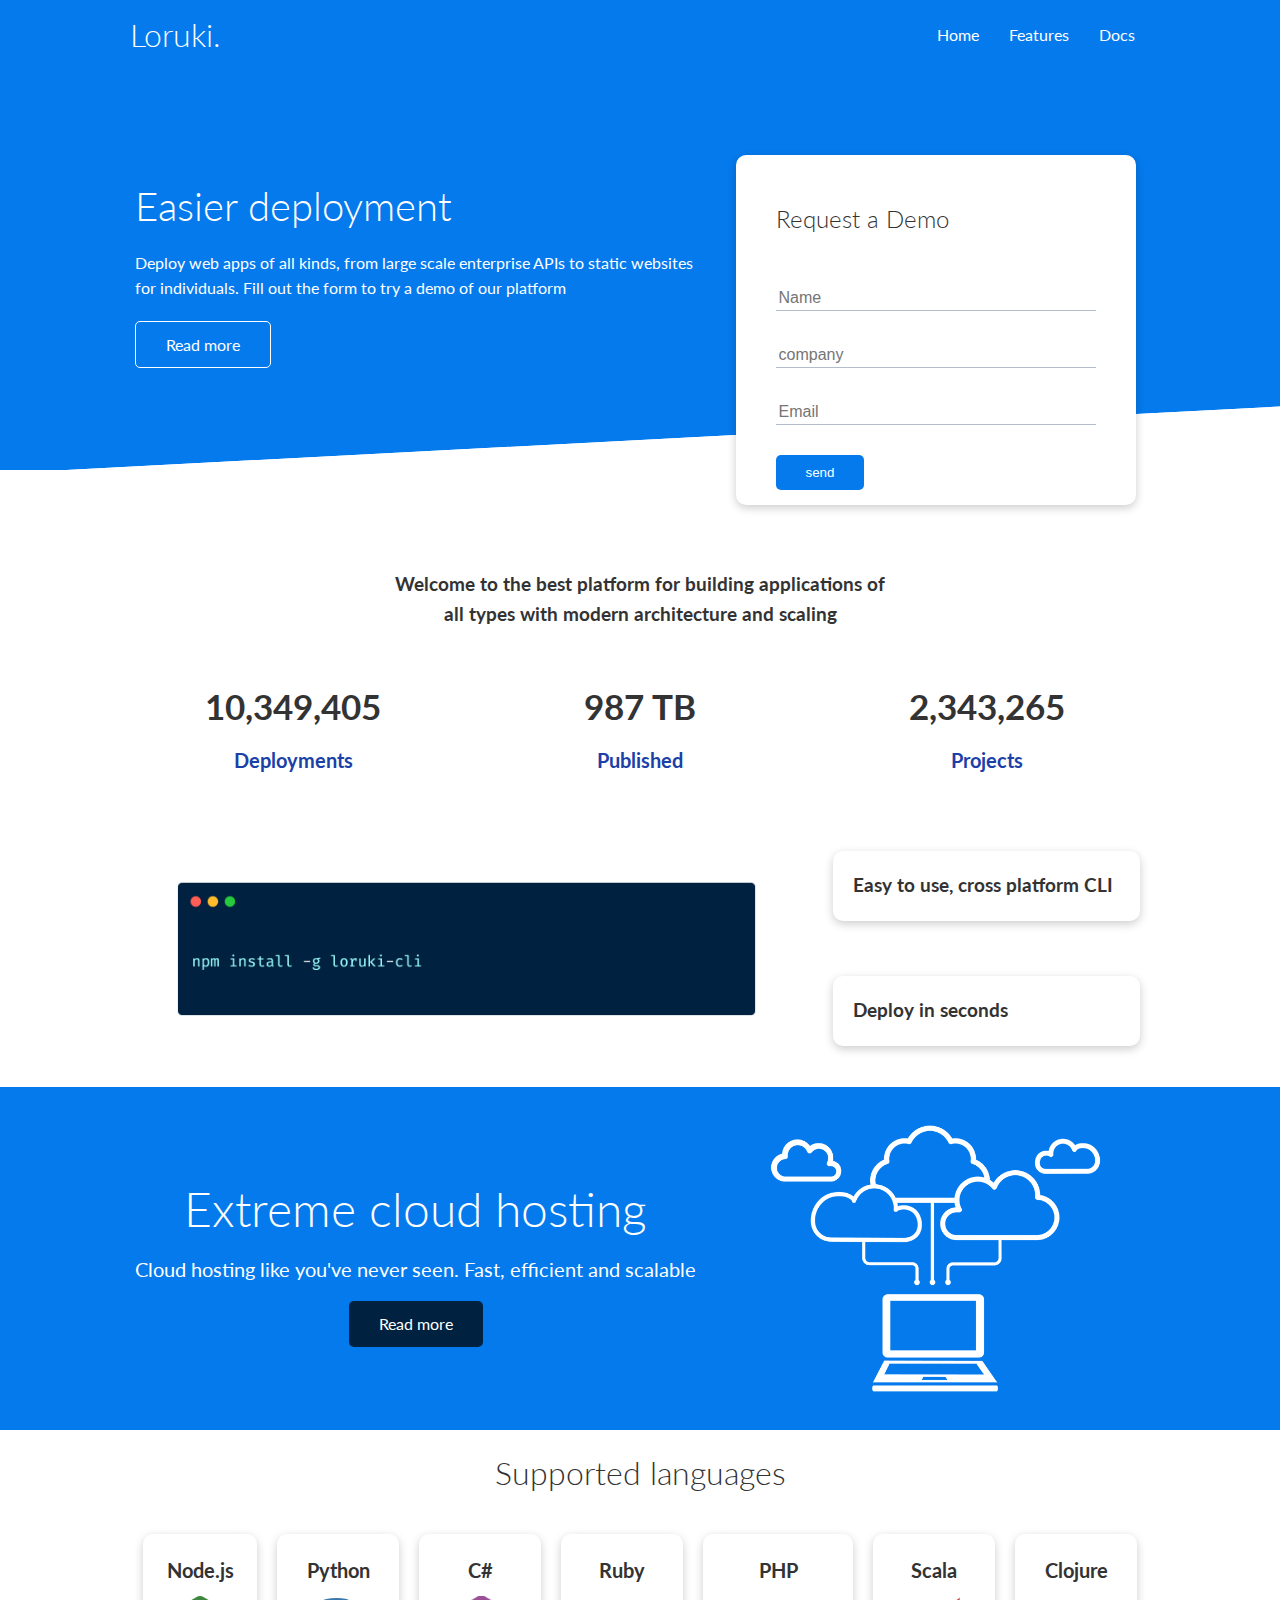
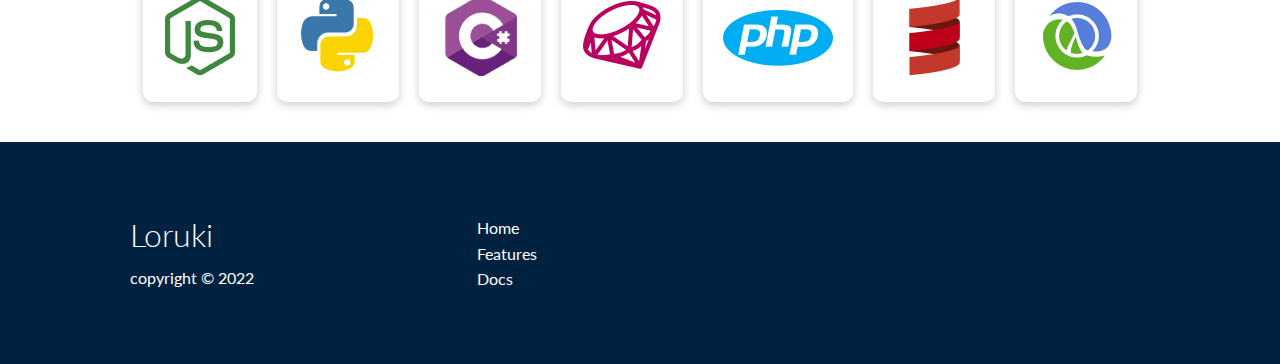
<file: index.html>
<!DOCTYPE html>
<html lang="en">
<head>
    <meta charset="UTF-8">
    <meta http-equiv="X-UA-Compatible" content="IE=edge">
    <meta name="viewport" content="width=device-width, initial-scale=1.0">
    <link rel="stylesheet" href="https://cdnjs.cloudflare.com/ajax/libs/font-awesome/5.15.1/css/all.min.css" integrity="sha512-+4zCK9k+qNFUR5X+cKL9EIR+ZOhtIloNl9GIKS57V1MyNsYpYcUrUeQc9vNfzsWfV28IaLL3i96P9sdNyeRssA==" crossorigin="anonymous" />
    <link rel="stylesheet" href="utility-file.css">
    <link rel="stylesheet" href="styles-file.css">   
    <title>Loruki | cloud hosting for everyone</title>
</head>
<body>
    <!-- navbar -->
    <div class="navbar">
        <div class="container flex">
            <h1 class="logo">Loruki.</h1>
            <nav>
                <ul>
                    <li><a href="index.html">Home</a></li>
                    <li><a href="features-file.html">Features</a></li>
                    <li><a href="docs-file.html">Docs</a></li>
                </ul>
            </nav>
        </div>
    </div>

    <!-- showcase -->
    <section class="showcase">
        <div class="container grid">
            <div class="showcase-text">
                <h1>Easier deployment</h1>
                <p>
                    Deploy web apps of all kinds, from large scale enterprise APIs to static websites for individuals. Fill out the form to try a demo of our platform 
                </p>
                <a href="features-file.html" class="btn btn-outline">Read more</a>
            </div>

            <div class="showcase-form card">
                <h2>Request a Demo</h2>
                <form action="" name="contact" method="POST" netlify-honeypot="bot-field" data-netlify="true">
                    <input type="hidden" name="form-name" value="contact">
                    <p class="hidden">
                        <label>Don't fill out if you're human <input name="bot-field"/></label>
                    </p>
                    <div class="form-controls">
                        <input type="text" name="name" placeholder="Name" required>
                    </div>
                    <div class="form-controls">
                        <input type="text" name="company" placeholder="company" required>
                    </div>
                    <div class="form-controls">
                        <input type="email" name="email" placeholder="Email" required>
                    </div>
                    <input type="submit" value="send" class="btn btn-primary">
                </form>
            </div>
        </div>
    </section>

    <!-- stats -->
    <section class="stats">
        <div class="container">
            <h3 class="stats-heading text-center my-1">
                Welcome to the best platform for building applications of all types with modern architecture and scaling
            </h3>

            <div class="grid grid-3 text-center my-4">
                <div>
                    <i class="fas fa-server fa-3x"></i>
                    <h3>10,349,405</h3>
                    <p class="text-secondary">Deployments</p>
                </div>
                <div>
                    <i class="fas fa-upload fa-3x"></i>
                    <h3>987 TB</h3>
                    <p class="text-secondary">Published</p>
                </div>
                <div>
                    <i class="fas fa-project-diagram fa-3x"></i>
                    <h3>2,343,265</h3>
                    <p class="text-secondary">Projects</p>
                </div>
                
            </div>
        </div>
    </section>

    <!-- cli -->
    <section class="cli">
        <div class="container grid">
            <img src="images/cli.png" alt="">
            <div class="card">
                <h3>Easy to use, cross platform CLI</h3>
            </div>
            <div class="card">
                <h3>Deploy in seconds</h3>
            </div>
        </div>
    </section>

    <!-- cloud -->
    <section class="cloud bg-primary my-2 py-2">
        <div class="container grid">
            <div class="text-center">
                <h2 class="lg">Extreme cloud hosting</h2>
                <p class="lead my-1">
                    Cloud hosting like you've never seen. Fast, efficient and scalable
                </p>
                <a href="features-file.html" class="btn btn-dark">Read more</a>
            </div>
            <img src="images/cloud.png" alt="">
        </div>
    </section>

    <!-- languages -->
    <section class="languages">
        <h2 class="md text-center my-2">
            Supported languages
        </h2>
        <div class="container flex">
            <div class="card">
                <h4>Node.js</h4> 
                <img src="images/logos/node.png" alt="">
            </div>
            <div class="card">
                <h4>Python</h4>
                <img src="images/logos/python.png" alt="">
            </div>
            <div class="card">
                <h4>C#</h4>
                <img src="images/logos/csharp.png" alt="">
            </div>
            <div class="card">
                <h4>Ruby</h4>
                <img src="images/logos/ruby.png" alt="">
            </div>
            <div class="card">
                <h4>PHP</h4>
                <img src="images/logos/php.png" alt="">
            </div>
            <div class="card">
                <h4>Scala</h4>
                <img src="images/logos/scala.png" alt="">
            </div>
            <div class="card">
                <h4>Clojure</h4>
                <img src="images/logos/clojure.png" alt="">
            </div>
        </div>
    </section>

    <!-- footer -->
    <footer class="footer bg-dark py-5">
        <div class="container grid grid-3">
            <div>
                <h1>Loruki</h1>
                <p>
                    copyright &copy; 2022
                </p>
            </div>
            <nav>
                <ul>
                    <li><a href="index.html">Home</a></li>
                    <li><a href="features-file.html">Features</a></li>
                    <li><a href="docs-file.html">Docs</a></li>
                </ul>
            </nav>
            <div class="social">
                <a href="#"><i class="fab fa-github fa-2x"></i></a>
                <a href="#"><i class="fab fa-facebook fa-2x"></i></a>
                <a href="#"><i class="fab fa-instagram fa-2x"></i></a>
                <a href="#"><i class="fab fa-twitter fa-2x"></i></a>
            </div>
        </div>
    </footer>
</body>
</html>
</file>
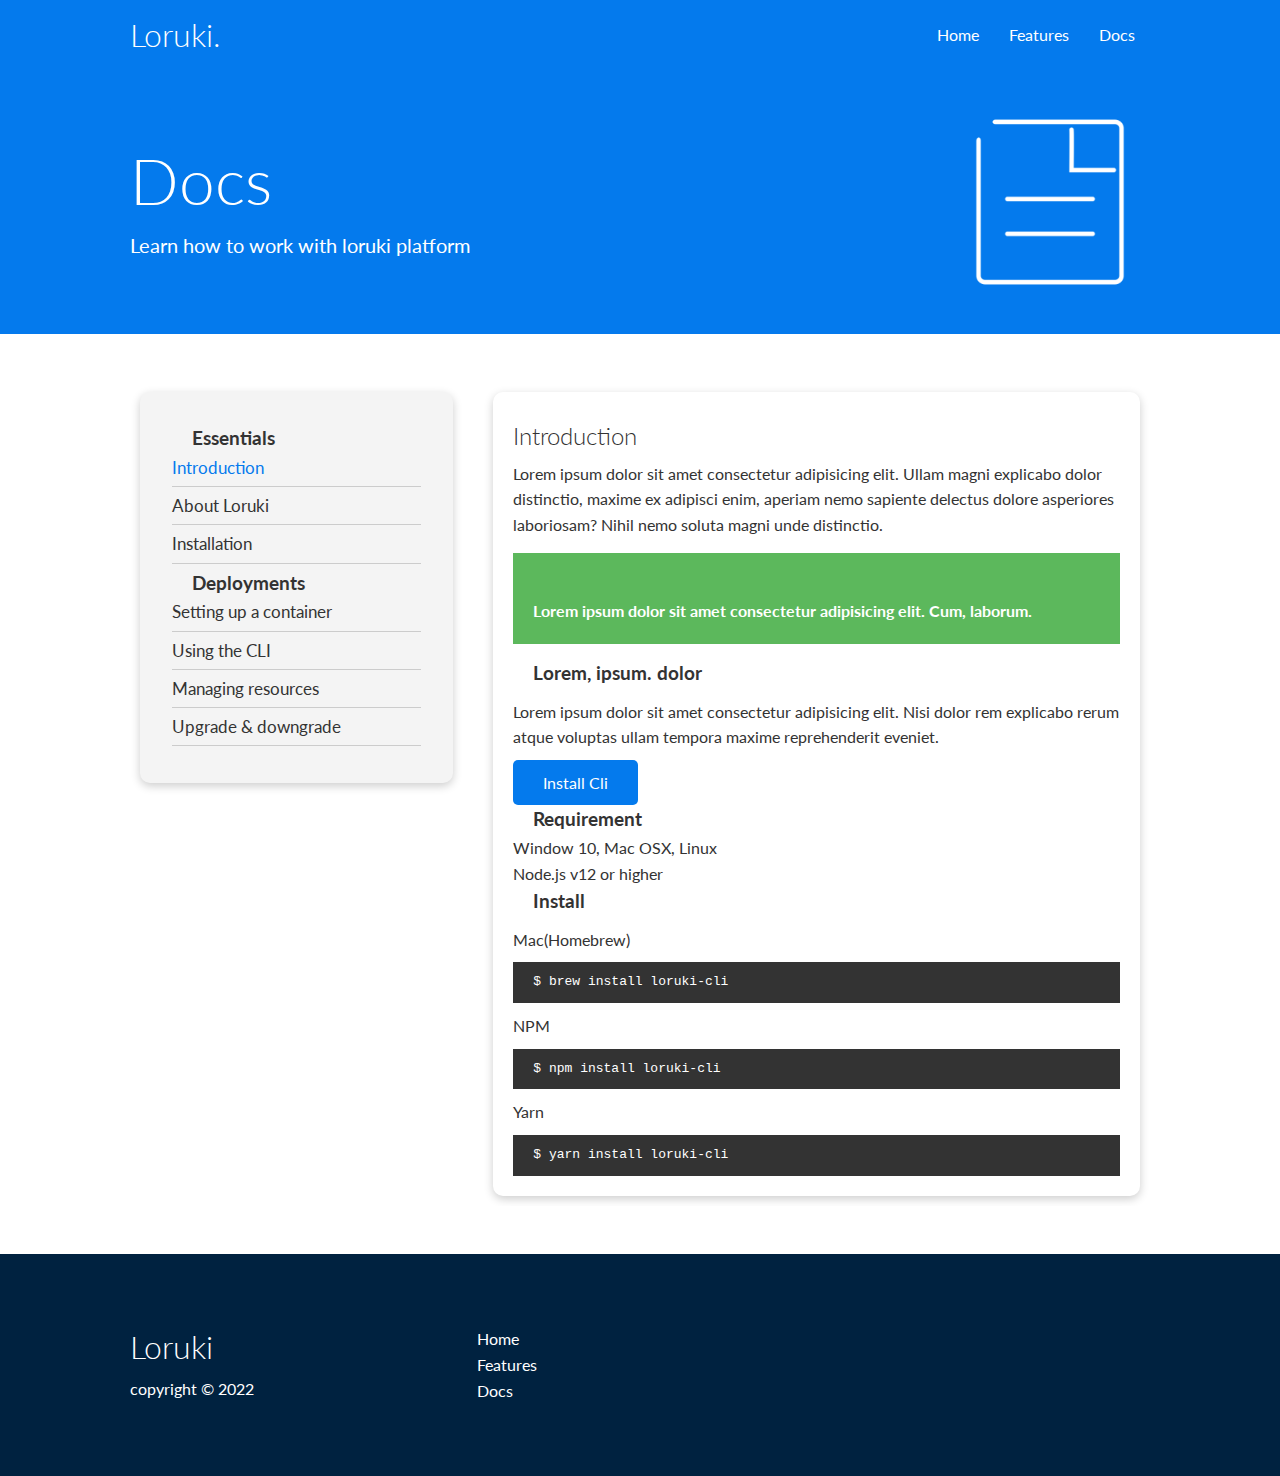
<file: docs-file.html>
<!DOCTYPE html>
<html lang="en">
<head>
    <meta charset="UTF-8">
    <meta http-equiv="X-UA-Compatible" content="IE=edge">
    <meta name="viewport" content="width=device-width, initial-scale=1.0">
    <link rel="stylesheet" href="https://cdnjs.cloudflare.com/ajax/libs/font-awesome/5.15.1/css/all.min.css" integrity="sha512-+4zCK9k+qNFUR5X+cKL9EIR+ZOhtIloNl9GIKS57V1MyNsYpYcUrUeQc9vNfzsWfV28IaLL3i96P9sdNyeRssA==" crossorigin="anonymous" />
    <link rel="stylesheet" href="utility-file.css">
    <link rel="stylesheet" href="styles-file.css">   
    <title>Loruki | cloud hosting for everyone</title>
</head>
<body>
    <!-- navbar -->
    <div class="navbar">
        <div class="container flex">
            <h1 class="logo">Loruki.</h1>
            <nav>
                <ul>
                    <li><a href="index.html">Home</a></li>
                    <li><a href="features-file.html">Features</a></li>
                    <li><a href="docs-file.html">Docs</a></li>
                </ul>
            </nav>
        </div>
    </div>

<!-- head area -->
    <section class="docs-head bg-primary py-3">
        <div class="container grid">
            <div>
                <h1 class="xl">Docs</h1>
                <p class="lead">
                    Learn how to work with loruki platform
                </p>
            </div>
            <img src="images/docs.png" alt="">
        </div>
    </section>

   <!-- docs main -->
    <section class="docs-main my-4">
        <div class="container grid">
            <div class="card bg-light p-3">
                <h3 class="my-2">Essentials</h3>
                <nav>
                    <ul>
                        <li><a href="#" class="text-primary">Introduction</a></li>
                        <li><a href="#">About Loruki</a></li>
                        <li><a href="#">Installation</a></li>
                        
                    </ul>
                </nav>
               

                <h3 class="my-2">Deployments</h3>
                <nav>
                    <ul>
                        <li><a href="#">Setting up a container</a></li>
                        <li><a href="#">Using the CLI</a></li>
                        <li><a href="#">Managing resources</a></li>
                        <li><a href="#">Upgrade & downgrade</a></li>    
                    </ul>
                </nav>
            </div>
            <div class="card">
                <h2>Introduction</h2>
                <p>
                    Lorem ipsum dolor sit amet consectetur adipisicing elit. Ullam magni explicabo dolor distinctio, maxime ex adipisci enim, aperiam nemo sapiente delectus dolore asperiores laboriosam? Nihil nemo soluta magni unde distinctio.
                </p>
                <div class="alert alert-success">
                    <i class="fas fa-info"></i>
                    <p>
                        Lorem ipsum dolor sit amet consectetur adipisicing elit. Cum, laborum.
                    </p>
                </div>
                <h3>Lorem, ipsum. dolor</h3>
                <p>
                    Lorem ipsum dolor sit amet consectetur adipisicing elit. Nisi dolor rem explicabo rerum atque voluptas ullam tempora maxime reprehenderit eveniet.
                </p>
                <a href="#" class="btn btn-primary">Install Cli</a>

                <h3>Requirement</h3>
                <ul>
                    <li>Window 10, Mac OSX, Linux</li>
                    <li>Node.js v12 or higher</li>
                </ul>

                <h3>Install</h3>
                <p>Mac(Homebrew)</p>
                <pre><code>$ brew install loruki-cli</code></pre>
                <p>NPM</p>
                <pre><code>$ npm install loruki-cli</code></pre>
                <p>Yarn</p>
                <pre><code>$ yarn install loruki-cli</code></pre>
            </div>
        </div>
    </section>


    <!-- footer -->
    <footer class="footer bg-dark py-5">
        <div class="container grid grid-3">
            <div>
                <h1>Loruki</h1>
                <p>
                    copyright &copy; 2022
                </p>
            </div>
            <nav>
                <ul>
                    <li><a href="index.html">Home</a></li>
                    <li><a href="features-file.html">Features</a></li>
                    <li><a href="docs-file.html">Docs</a></li>
                </ul>
            </nav>
            <div class="social">
                <a href="#"><i class="fab fa-github fa-2x"></i></a>
                <a href="#"><i class="fab fa-facebook fa-2x"></i></a>
                <a href="#"><i class="fab fa-instagram fa-2x"></i></a>
                <a href="#"><i class="fab fa-twitter fa-2x"></i></a>
            </div>
        </div>
    </footer>
</body>
</html>
</file>
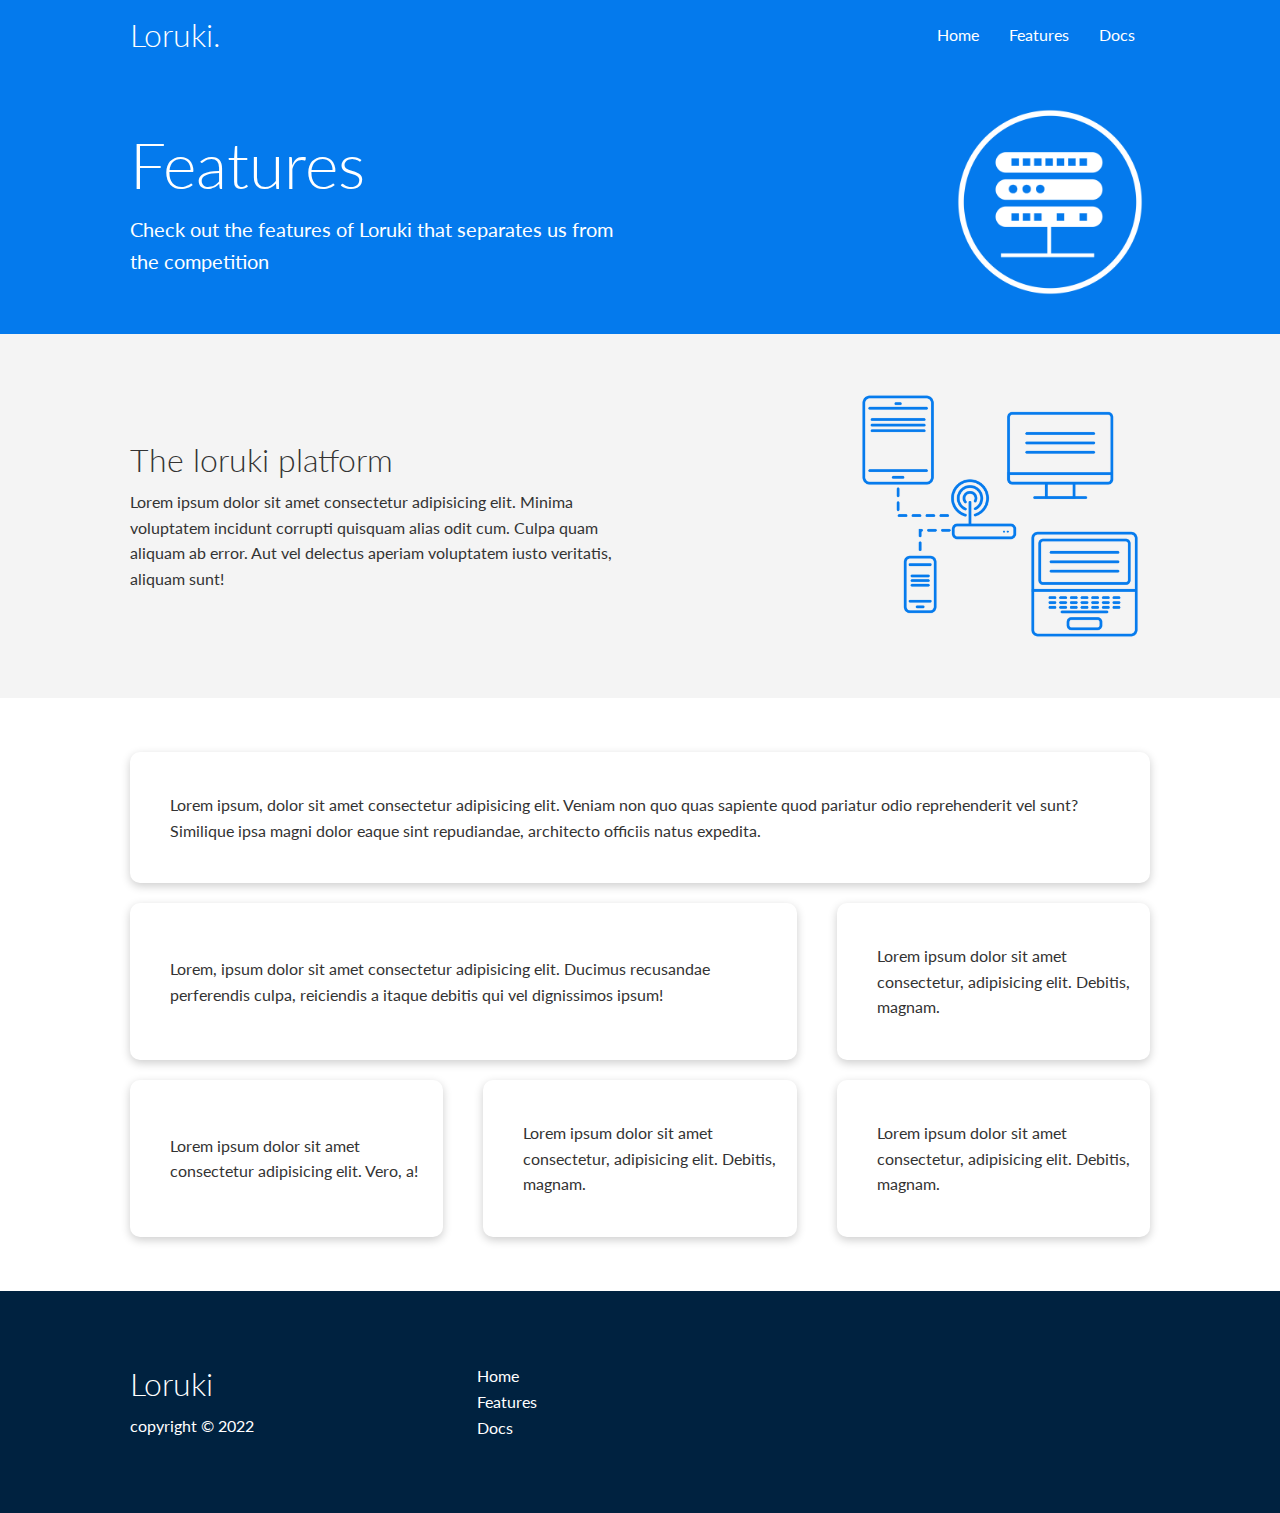
<file: features-file.html>
<!DOCTYPE html>
<html lang="en">
<head>
    <meta charset="UTF-8">
    <meta http-equiv="X-UA-Compatible" content="IE=edge">
    <meta name="viewport" content="width=device-width, initial-scale=1.0">
    <link rel="stylesheet" href="https://cdnjs.cloudflare.com/ajax/libs/font-awesome/5.15.1/css/all.min.css" integrity="sha512-+4zCK9k+qNFUR5X+cKL9EIR+ZOhtIloNl9GIKS57V1MyNsYpYcUrUeQc9vNfzsWfV28IaLL3i96P9sdNyeRssA==" crossorigin="anonymous" />
    <link rel="stylesheet" href="utility-file.css">
    <link rel="stylesheet" href="styles-file.css">   
    <title>Loruki | cloud hosting for everyone</title>
</head>
<body>
    <!-- navbar -->
    <div class="navbar">
        <div class="container flex">
            <h1 class="logo">Loruki.</h1>
            <nav>
                <ul>
                    <li><a href="index.html">Home</a></li>
                    <li><a href="features-file.html">Features</a></li>
                    <li><a href="docs-file.html">Docs</a></li>
                </ul>
            </nav>
        </div>
    </div>

<!-- head area -->
    <section class="features-head bg-primary py-3">
        <div class="container grid">
            <div>
                <h1 class="xl">Features</h1>
                <p class="lead">
                    Check out the features of Loruki that separates us from the competition
                </p>
            </div>
            <img src="images/server.png" alt="">
        </div>
    </section>

    <!-- sub head -->
    <section class="features-sub-head bg-light py-3">
        <div class="container grid">
            <div>
                <h1 class="md">The loruki platform</h1>
                <p>
                    Lorem ipsum dolor sit amet consectetur adipisicing elit. Minima voluptatem incidunt corrupti quisquam alias odit cum. Culpa quam aliquam ab error. Aut vel delectus aperiam voluptatem iusto veritatis, aliquam sunt!
                </p>
            </div>
            <img src="images/server2.png" alt="">
        </div>
    </section>

    <section class="featured-main my-2">
        <div class="container grid grid-3">
            <div class="card flex">
                <i class="fas fa-server fa-3x"></i>
                <p>
                    Lorem ipsum, dolor sit amet consectetur adipisicing elit. Veniam non quo quas sapiente quod pariatur odio reprehenderit vel sunt? Similique ipsa magni dolor eaque sint repudiandae, architecto officiis natus expedita.
                </p>
            </div>
            <div class="card flex">
                <i class="fas fa-network-wired fa-3x"></i>
                <p>
                    Lorem, ipsum dolor sit amet consectetur adipisicing elit. Ducimus
                    recusandae perferendis culpa, reiciendis a itaque debitis qui vel
                    dignissimos ipsum!
                </p>
            </div>
            <div class="card flex">
                <i class="fas fa-laptop-code fa-3x"></i>
                <p>
                    Lorem ipsum dolor sit amet consectetur, adipisicing elit. Debitis,
                    magnam.
                </p>
            </div>
            <div class="card flex">
                <i class="fas fa-database fa-3x"></i>
                <p>
                    Lorem ipsum dolor sit amet consectetur adipisicing elit. Vero, a!
                </p>
            </div>
            <div class="card flex">
                <i class="fas fa-power-off fa-3x"></i>
                <p>
                    Lorem ipsum dolor sit amet consectetur, adipisicing elit. Debitis,
                    magnam.
                </p>
            </div>
            <div class="card flex">
                <i class="fas fa-upload fa-3x"></i>
                <p>
                    Lorem ipsum dolor sit amet consectetur, adipisicing elit. Debitis,
                    magnam.
                </p>
            </div>
        </div>
    </section>
    <!-- footer -->
    <footer class="footer bg-dark py-5">
        <div class="container grid grid-3">
            <div>
                <h1>Loruki</h1>
                <p>
                    copyright &copy; 2022
                </p>
            </div>
            <nav>
                <ul>
                    <li><a href="index.html">Home</a></li>
                    <li><a href="features-file.html">Features</a></li>
                    <li><a href="docs-file.html">Docs</a></li>
                </ul>
            </nav>
            <div class="social">
                <a href="#"><i class="fab fa-github fa-2x"></i></a>
                <a href="#"><i class="fab fa-facebook fa-2x"></i></a>
                <a href="#"><i class="fab fa-instagram fa-2x"></i></a>
                <a href="#"><i class="fab fa-twitter fa-2x"></i></a>
            </div>
        </div>
    </footer>
</body>
</html>
</file>
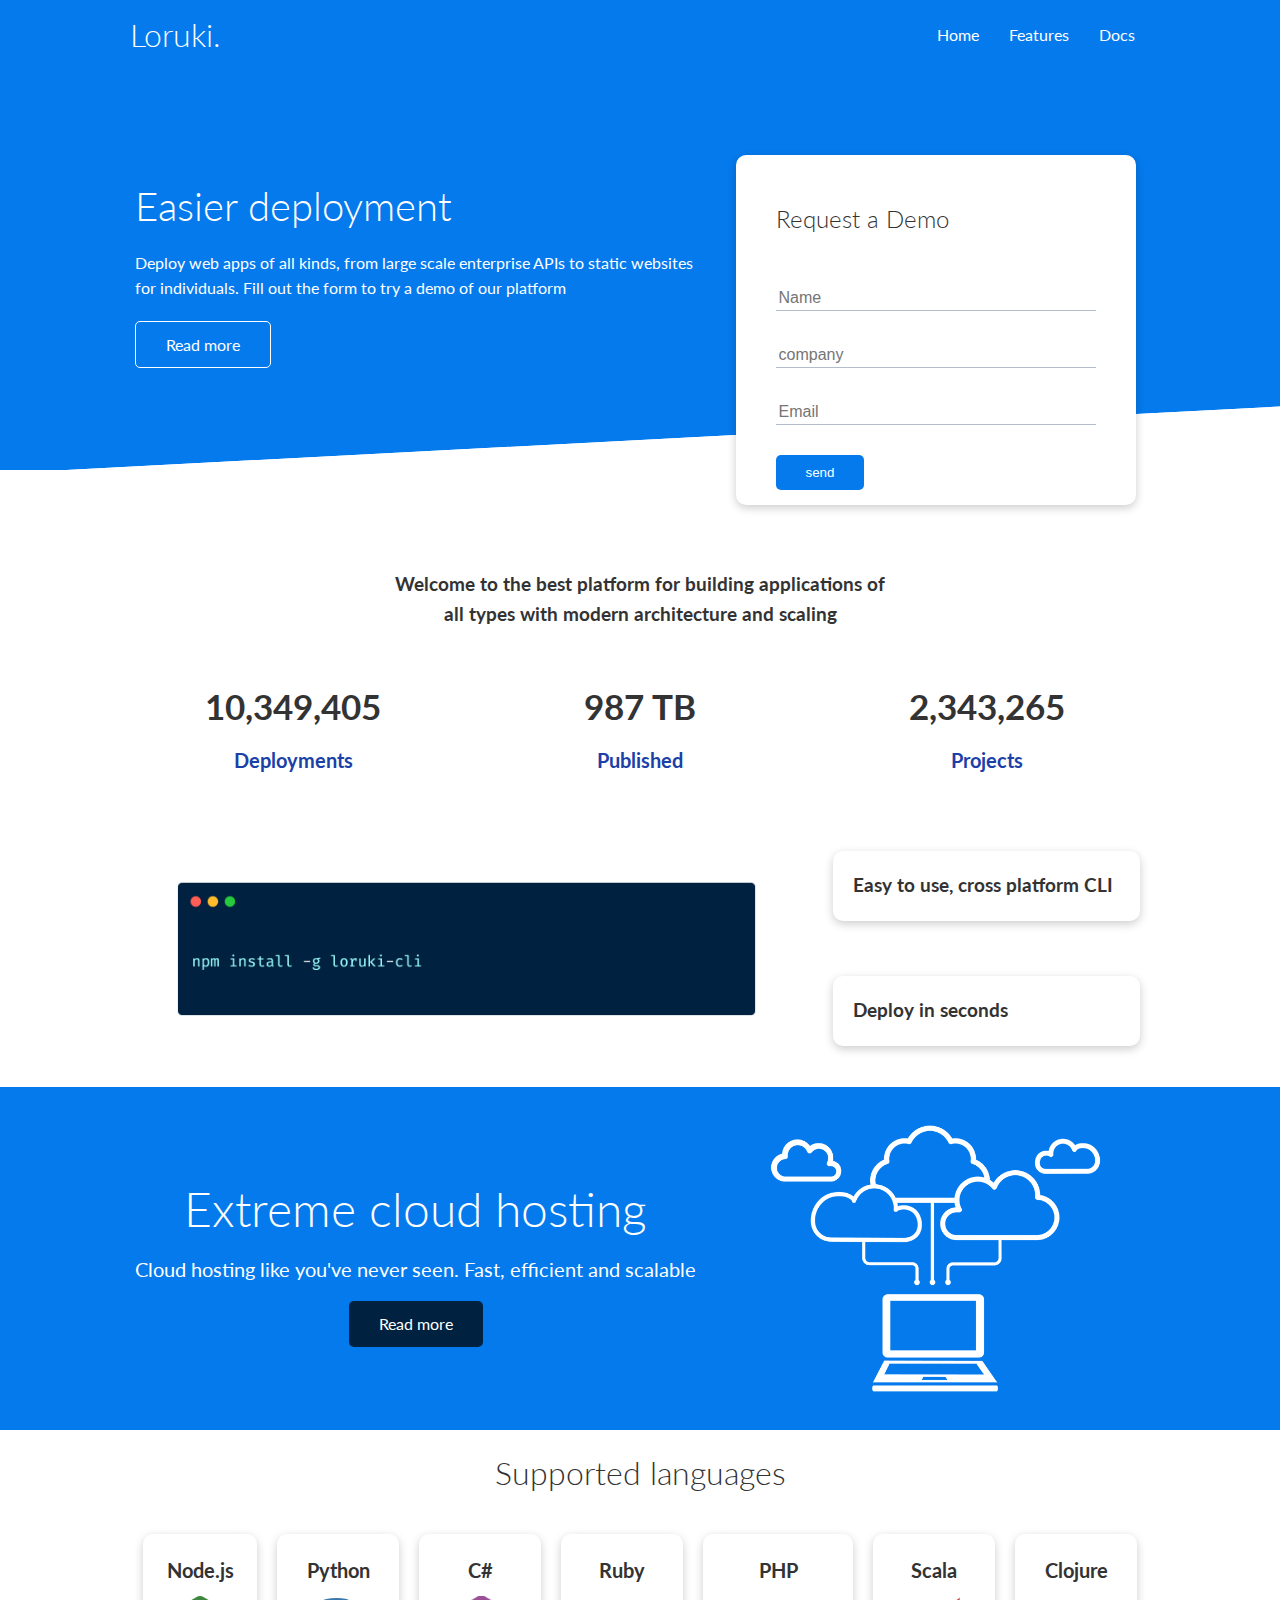
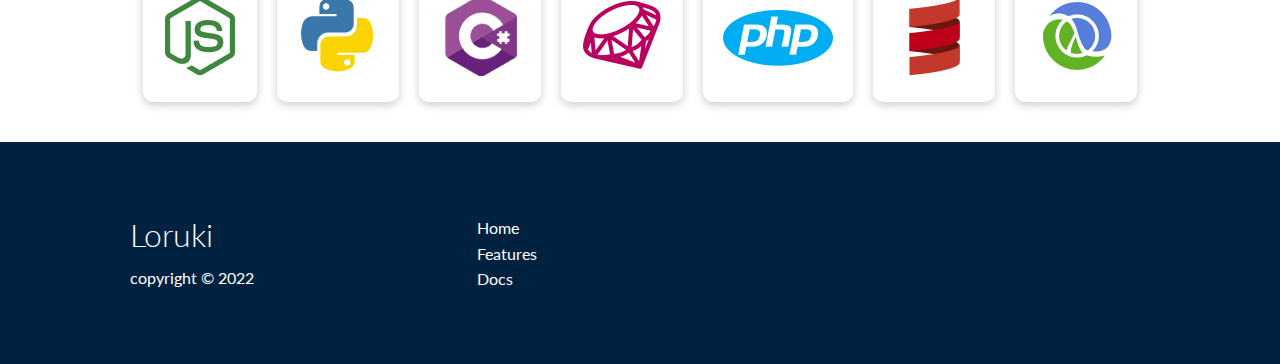
<file: index-file.html>
<!DOCTYPE html>
<html lang="en">
<head>
    <meta charset="UTF-8">
    <meta http-equiv="X-UA-Compatible" content="IE=edge">
    <meta name="viewport" content="width=device-width, initial-scale=1.0">
    <link rel="stylesheet" href="https://cdnjs.cloudflare.com/ajax/libs/font-awesome/5.15.1/css/all.min.css" integrity="sha512-+4zCK9k+qNFUR5X+cKL9EIR+ZOhtIloNl9GIKS57V1MyNsYpYcUrUeQc9vNfzsWfV28IaLL3i96P9sdNyeRssA==" crossorigin="anonymous" />
    <link rel="stylesheet" href="utility-file.css">
    <link rel="stylesheet" href="styles-file.css">   
    <title>Loruki | cloud hosting for everyone</title>
</head>
<body>
    <!-- navbar -->
    <div class="navbar">
        <div class="container flex">
            <h1 class="logo">Loruki.</h1>
            <nav>
                <ul>
                    <li><a href="index-file.html">Home</a></li>
                    <li><a href="features-file.html">Features</a></li>
                    <li><a href="docs-file.html">Docs</a></li>
                </ul>
            </nav>
        </div>
    </div>

    <!-- showcase -->
    <section class="showcase">
        <div class="container grid">
            <div class="showcase-text">
                <h1>Easier deployment</h1>
                <p>
                    Deploy web apps of all kinds, from large scale enterprise APIs to static websites for individuals. Fill out the form to try a demo of our platform 
                </p>
                <a href="features-file.html" class="btn btn-outline">Read more</a>
            </div>

            <div class="showcase-form card">
                <h2>Request a Demo</h2>
                <form action="" name="contact" method="POST" netlify-honeypot="bot-field" data-netlify="true">
                    <input type="hidden" name="form-name" value="contact">
                    <p class="hidden">
                        <label>Don't fill out if you're human <input name="bot-field"/></label>
                    </p>
                    <div class="form-controls">
                        <input type="text" name="name" placeholder="Name" required>
                    </div>
                    <div class="form-controls">
                        <input type="text" name="company" placeholder="company" required>
                    </div>
                    <div class="form-controls">
                        <input type="email" name="email" placeholder="Email" required>
                    </div>
                    <input type="submit" value="send" class="btn btn-primary">
                </form>
            </div>
        </div>
    </section>

    <!-- stats -->
    <section class="stats">
        <div class="container">
            <h3 class="stats-heading text-center my-1">
                Welcome to the best platform for building applications of all types with modern architecture and scaling
            </h3>

            <div class="grid grid-3 text-center my-4">
                <div>
                    <i class="fas fa-server fa-3x"></i>
                    <h3>10,349,405</h3>
                    <p class="text-secondary">Deployments</p>
                </div>
                <div>
                    <i class="fas fa-upload fa-3x"></i>
                    <h3>987 TB</h3>
                    <p class="text-secondary">Published</p>
                </div>
                <div>
                    <i class="fas fa-project-diagram fa-3x"></i>
                    <h3>2,343,265</h3>
                    <p class="text-secondary">Projects</p>
                </div>
                
            </div>
        </div>
    </section>

    <!-- cli -->
    <section class="cli">
        <div class="container grid">
            <img src="images/cli.png" alt="">
            <div class="card">
                <h3>Easy to use, cross platform CLI</h3>
            </div>
            <div class="card">
                <h3>Deploy in seconds</h3>
            </div>
        </div>
    </section>

    <!-- cloud -->
    <section class="cloud bg-primary my-2 py-2">
        <div class="container grid">
            <div class="text-center">
                <h2 class="lg">Extreme cloud hosting</h2>
                <p class="lead my-1">
                    Cloud hosting like you've never seen. Fast, efficient and scalable
                </p>
                <a href="features-file.html" class="btn btn-dark">Read more</a>
            </div>
            <img src="images/cloud.png" alt="">
        </div>
    </section>

    <!-- languages -->
    <section class="languages">
        <h2 class="md text-center my-2">
            Supported languages
        </h2>
        <div class="container flex">
            <div class="card">
                <h4>Node.js</h4> 
                <img src="images/logos/node.png" alt="">
            </div>
            <div class="card">
                <h4>Python</h4>
                <img src="images/logos/python.png" alt="">
            </div>
            <div class="card">
                <h4>C#</h4>
                <img src="images/logos/csharp.png" alt="">
            </div>
            <div class="card">
                <h4>Ruby</h4>
                <img src="images/logos/ruby.png" alt="">
            </div>
            <div class="card">
                <h4>PHP</h4>
                <img src="images/logos/php.png" alt="">
            </div>
            <div class="card">
                <h4>Scala</h4>
                <img src="images/logos/scala.png" alt="">
            </div>
            <div class="card">
                <h4>Clojure</h4>
                <img src="images/logos/clojure.png" alt="">
            </div>
        </div>
    </section>

    <!-- footer -->
    <footer class="footer bg-dark py-5">
        <div class="container grid grid-3">
            <div>
                <h1>Loruki</h1>
                <p>
                    copyright &copy; 2022
                </p>
            </div>
            <nav>
                <ul>
                    <li><a href="index-file.html">Home</a></li>
                    <li><a href="features-file.html">Features</a></li>
                    <li><a href="docs-file.html">Docs</a></li>
                </ul>
            </nav>
            <div class="social">
                <a href="#"><i class="fab fa-github fa-2x"></i></a>
                <a href="#"><i class="fab fa-facebook fa-2x"></i></a>
                <a href="#"><i class="fab fa-instagram fa-2x"></i></a>
                <a href="#"><i class="fab fa-twitter fa-2x"></i></a>
            </div>
        </div>
    </footer>
</body>
</html>
</file>
<file: utility-file.css>
/* utilities */
.container{
    max-width: 1100px;
    margin: 0 auto;
    overflow: auto;
    padding: 0 40px;
}
.card{
    background-color: #fff;
    border-radius: 10px;
    box-shadow: 0 3px 10px rgba(0, 0, 0, 0.2);
    padding: 20px;
    margin: 10px;
    color: #333;
}
.btn{
    display: inline-block;
    padding: 10px 30px;
    cursor: pointer;
    background-color: var(--primary-color);
    color: #fff;
    border: none;
    border-radius: 5px;
}
.btn-outline{
    background-color: transparent;
    border: 1px #fff solid;
}
.btn:hover{
    transform: scale(0.9);
}

/* backgrounds and coloured body */
.bg-primary, .btn-primary{
    background-color: var(--primary-color);
    color: #fff;
}
.bg-secondary, .btn-secondary{
    background-color: var(--secondary-color);
    color: #fff;
}
.bg-dark, .btn-dark{
    background-color: var(--dark-color);
    color: #fff;
}
.bg-light, .btn-light{
    background-color: var(--light-color);
    color: #333;
}
.bg-primary a, .btn-primary a, .bg-secondary a, .btn-secondary a, 
.bg-dark a, .btn-dark a{
    color: #fff;
}

/* text colors */
.text-primary{
    color: var(--primary-color);
}
.text-secondary{
    color: var(--secondary-color);
}
.text-dark{
    color: var(--dark-color);
}
.text-light{
    color: var(--light-color);
}
/* text sizes */
.lead{
    font-size: 20px;
}
.sm{
    font-size: 1rem;
}
.md{
    font-size: 2rem;
}
.lg{
    font-size: 3rem;
}
.xl{
    font-size: 4rem;
}



.text-center{
    text-align: center;
}


/* alert class */
.alert{
    background-color: var(--light-color);
    padding: 10px 20px;
    margin: 15px 0;
    font-weight: bold;
}
.alert i{
    margin-right: 10px;
}
.alert-success{
    background-color: var(--success-color);
    color: #fff;
}
.alert-error{
    background-color: var(--error-color);
    color: #fff;
}
.flex{
    display: flex;
    justify-content: center;
    align-items: center;
    height: 100%;
}
.grid{
    display: grid;
    grid-template-columns: repeat(2, 1fr);
    gap: 20px;
    justify-content: center;
    align-items: center;
    height: 100%;
}
.grid-3{
    grid-template-columns: repeat(3, 1fr);
}

/* margin */
.my-1{
    margin: 1rem 0;
}
.my-2{
    margin: 1.5rem 0;
}
.my-3{
    margin: 2rem 0;
}
.my-4{
    margin: 3rem 0;
}
.my-5{
    margin: 4rem 0;
}
    /* margin around */
.m-1{
    margin: 1rem;
}
.m-2{
    margin: 1.5rem;
}
.m-3{
    margin: 2rem;
}
.m-4{
    margin: 3rem;
}
.m-5{
    margin: 4rem;
}

    /* padding*/
.py-1{
    padding: 1rem;
}
.py-2{
    padding: 1.5rem;
}
.py-3{
    padding: 2rem;
}
.py-4{
    padding: 3rem;
}
.py-5{
    padding: 4rem;
}
    /* padding around*/
.p-1{
    padding: 1rem;
}
.p-2{
    padding: 1.5rem;
}
.p-3{
    padding: 2rem;
}
.py-4{
    padding: 3rem;
}
.p-5{
    padding: 4rem;
}
</file>
<file: styles-file.css>
@import url('https://fonts.googleapis.com/css2?family=Lato:wght@300&display=swap');


:root{
    --primary-color: #047aed;
    --secondary-color: #1c3fa8;
    --dark-color: #002240;
    --light-color: #f4f4f4;
    --success-color: #5cb85c;
    --error-color: #d9534f;
}
    /* reset style */
*{
    padding: 0;
    margin: 0;
    box-sizing: border-box;
}
body{
    font-family: 'Lato', sans-serif;
    color: #333;
    line-height: 1.6;
}
ul{
    list-style-type: none;
}
a{
    text-decoration: none;
    color: #333;
}
h1, h2{
    font-weight: 300;
    line-height: 1.2;
    margin: 10px 0;
}
p{
    margin: 10px 0;
}
img{
    width: 100%;
}
code, pre{
    background: #333;
    color: #fff;
    padding: 10px;
}
.hidden{
    visibility: hidden;
    height: 0;
}

/* navbar styling */
.navbar{
    background-color: var(--primary-color);
    color: #fff;
    height: 70px;
}
.navbar ul{
    display: flex;
}
.navbar a{
    color: #fff;
    padding: 10px;
    margin: 0 5px;
}
.navbar a:hover{
    border-bottom: 2px #fff solid;
}
.navbar .flex{
    justify-content: space-between;
}

/* showcase */
.showcase{
    height: 400px;
    background-color: var(--primary-color);
    color: #fff;
    position: relative;
}
.showcase h1{
    font-size: 40px;
}
.showcase p{
   margin: 20px 0;
}
.showcase .grid{
    grid-template-columns: 55% auto;
    gap: 30px;
    overflow: visible;
}
.showcase-text{
    animation: slideInFromLeft 1s ease-in;
}
.showcase-form{
    position: relative;
    top: 60px;
    height: 350px;
    width: 400px;
    padding: 40px;
    z-index: 100;
    justify-self: flex-end;
    animation: slideInFromRight 1s ease-in;
}
.showcase-form .form-controls{
    margin: 30px 0;
}
.showcase-form input[type='text'],
.showcase-form input[type='email']{
    border: 0;
    border-bottom: 1px solid #b4becb;
    width: 100%;
    padding: 3px;
    font-size: 16px;
}
.showcase-form input:focus{
    outline: none;
}
.showcase::before, 
.showcase::after{
    content: "";
    position: absolute;
    height: 100px;
    bottom: -70px;
    right: 0;
    left: 0;
    background-color: #fff;
    transform: skewY(-3deg);
    -webkit-transform: skewY(-3deg);
    -moz-transform: skewY(-3deg);
    -ms-transform: skewY(-3deg);
}

/* stats */
.stats{
    padding-top: 100px;
    animation: slideInFromBottom 1s ease-in;
}
.stats-heading{
    max-width: 500px;
    margin: auto;
}
.stats .grid h3{
    font-size: 35px;
}
.stats .grid p{
    font-size: 20px;
    font-weight: bold;
}

/* CLI */
.cli .grid{
    grid-template-columns: repeat(3, 1fr);
    grid-template-rows: repeat(2, 1fr);
}
.cli .grid > *:first-child{
    grid-column: 1/span 2;
    grid-row: 1/span 2;
}

/* cloud */
.cloud .grid{
    grid-template-columns: 4fr 3fr;
}

/* languages */
.languages .flex{
    flex-wrap: wrap;
}
.languages .card{
    text-align: center;
    margin: 18px 10px 40px;
    transition: transform 0.2s ease-in;
}
.languages .card h4{
    font-size: 20px;
    margin-bottom: 10px;
}
.languages .card:hover{
    transform: translateY(-15px);
}

/* features */
.features-head img, .docs-head img{
    width: 200px;
    justify-self: flex-end;
}
.features-sub-head img{
    justify-self: flex-end;
    width: 300px;
}
.featured-main .card > i {
    margin-right: 20px;
}
.featured-main .grid{
    padding: 30px;
}
.featured-main .grid > *:first-child{
    grid-column: 1/span 3;
}
.featured-main .grid > *:nth-child(2){
    grid-column: 1/span 2;
}
/* docs */
.docs-main h3{
    margin: 0 20px;
}
.docs-main .grid{
    grid-template-columns: 1fr 2fr;
    align-items: flex-start;
}
.docs-main nav li{
    font-size: 17px;
    padding-bottom: 5px;
    margin-bottom: 5px;
    border-bottom: 1px solid #ccc;
}
.docs-main a:hover{
    font-weight: bold;
}

.footer .social a{
    margin: 0 10px;
}

/* animation */
@keyframes slideInFromLeft{
    0%{
        transform: translateX(-100%);
    }
    100%{
        transform: translateX(0);
    }
}
@keyframes slideInFromRight{
    0%{
        transform: translateX(100%);
    }
    100%{
        transform: translateX(0);
    }
}
@keyframes slideInFromTop{
    0%{
        transform: translateY(-100%);
    }
    100%{
        transform: translateX(0);
    }
}
@keyframes slideInFromBottom{
    0%{
        transform: translateY(100%);
    }
    100%{
        transform: translateX(0);
    }
}

/* tablest and under */
@media(max-width:768px){
    .grid, .showcase .grid, .stats .grid, .cli .grid, .cloud .grid, .featured-main .grid, .docs-main .grid{
        grid-template-columns: 1fr;
        grid-template-rows: 1fr;
    }
    .showcase{
        height: auto;
    }
    .showcase-text{
        text-align: center;
        margin-top: 40px;
        animation: slideInFromTop 1s ease-in;
    }
    .showcase-form{
        justify-self: center;
        margin: auto;
        animation: slideInFromBottom 1s ease-in;
    }
    .cli .grid > *:first-child{
        grid-column: 1;
        grid-row: 1;
    }
    .features-head, .features-sub-head, .docs-head{
        text-align: center;
    }
    .features-head img, .features-sub-head img, .docs-head img{
       justify-self: center;
    }
    .featured-main .grid > *:first-child, .featured-main .grid > *:nth-child(2){
        grid-column: 1;
    }
}
/* mobile */
@media(max-width:768px){
    .navbar{
        height: 110px;
    }
    .navbar .flex{
        flex-direction: column;
    }
    .navbar ul{
        padding: 10px;
        background-color: rgba(0, 0, 0, 0.1);
    }
}
</file>
